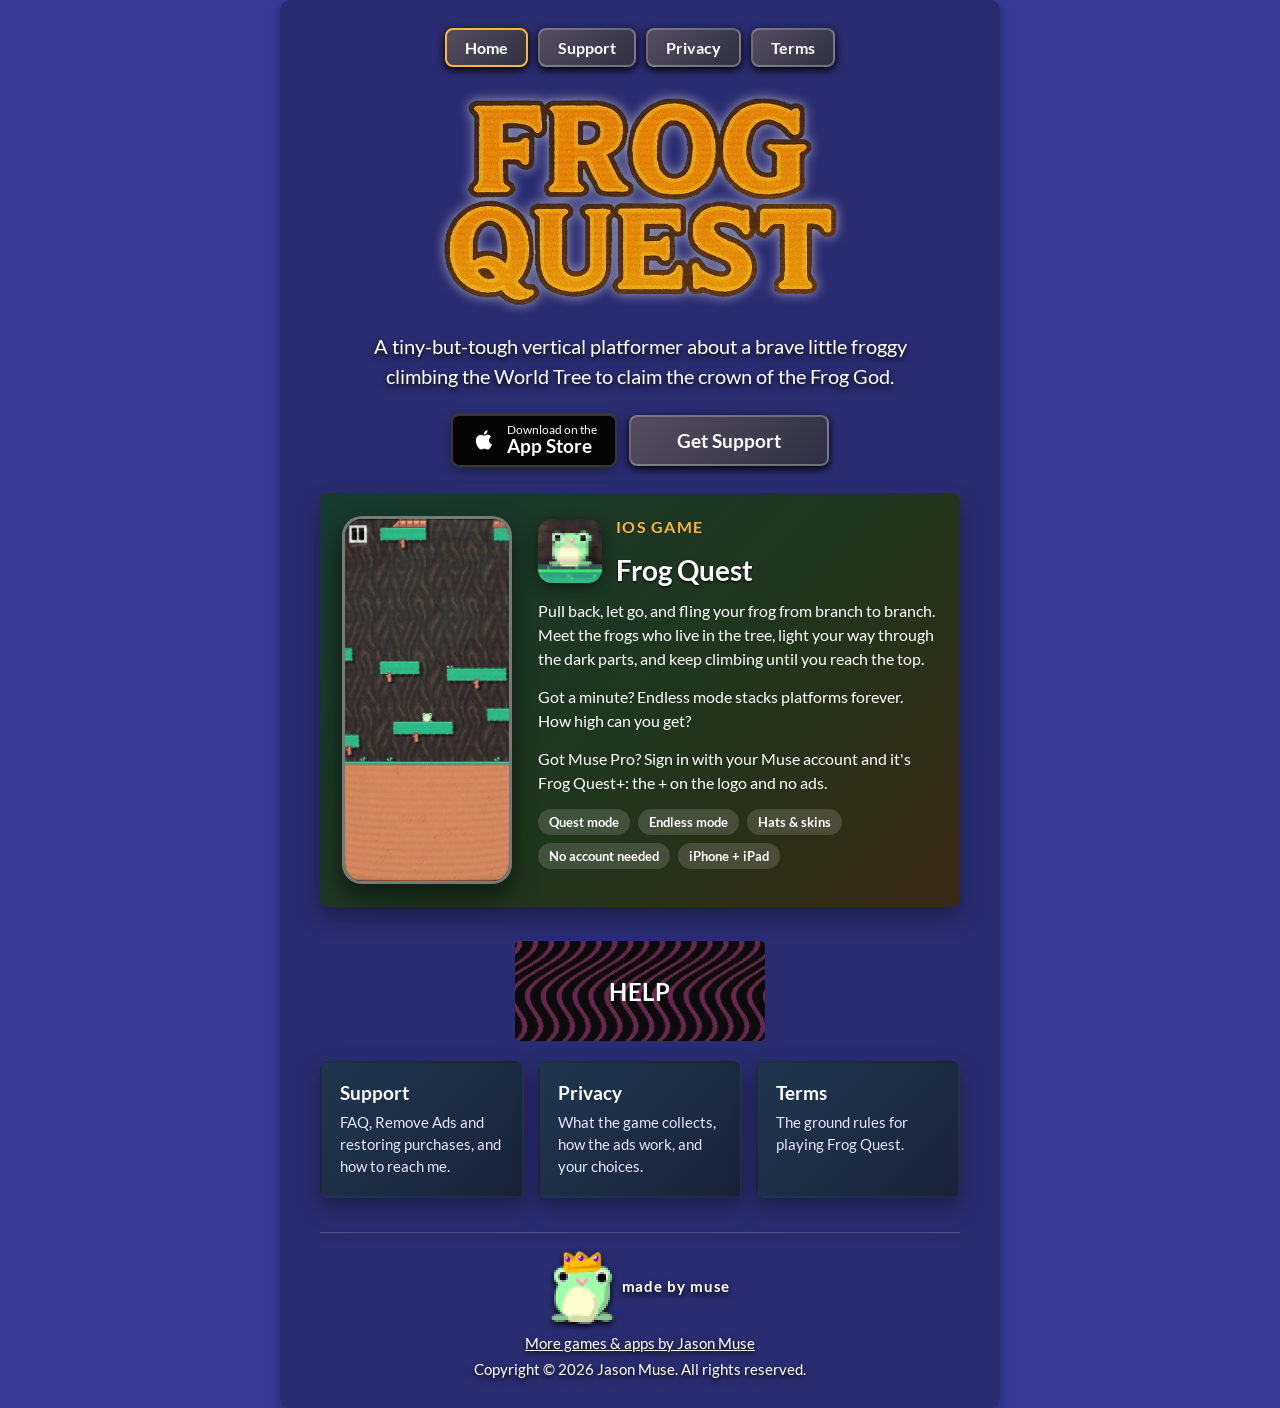
<file: index.html>
<!doctype html>
<html lang="en">
<!-- Hello! You found the secret note in this HTML too. Ribbit :] -->

<head>
	<meta charset="utf-8">
	<meta name="viewport" content="width=device-width, initial-scale=1">
	<title>Frog Quest by Jason Muse</title>
	<meta name="description" content="Frog Quest is a tiny-but-tough vertical platformer for iPhone and iPad by Jason Muse. Support, privacy policy, and terms of use.">
	<meta name="author" content="Jason Muse">
	<meta name="theme-color" content="#373593">
	<link rel="canonical" href="https://jasonmuse.github.io/frog-quest-support/">
	<meta property="og:type" content="website">
	<meta property="og:title" content="Frog Quest by Jason Muse">
	<meta property="og:description" content="Fling a brave little frog up the World Tree to claim the crown of the Frog God.">
	<meta property="og:url" content="https://jasonmuse.github.io/frog-quest-support/">
	<meta property="og:image" content="https://jasonmuse.github.io/frog-quest-support/images/app-frog-quest-icon.jpg">
	<link rel="icon" href="images/froggy.png">
	<link rel="apple-touch-icon" href="images/app-frog-quest-icon.jpg">
	<link rel="preload" href="fonts/lato-v24-latin-regular.woff2" as="font" type="font/woff2" crossorigin>
	<link rel="stylesheet" href="styles.css">

	<script>
		// Same trick as my main site: a new sky color on every load.
		// Refresh the page and see if you get a different color ;]
		const startColor = { r: 55, g: 53, b: 147 }; // Purple #373593
		const endColor = { r: 60, g: 86, b: 171 }; // Blue #3C56AB

		function randomColor(start, end) {
			const factor = Math.random();
			const r = Math.round(start.r + factor * (end.r - start.r));
			const g = Math.round(start.g + factor * (end.g - start.g));
			const b = Math.round(start.b + factor * (end.b - start.b));
			return `rgb(${r}, ${g}, ${b})`;
		}

		document.addEventListener("DOMContentLoaded", () => {
			document.body.style.backgroundColor = randomColor(startColor, endColor);
		});
	</script>
</head>

<body>
	<div id="main-container">
		<main>
			<nav class="top-nav" aria-label="Frog Quest pages">
				<a class="pill" href="index.html" aria-current="page">Home</a>
				<a class="pill" href="support.html">Support</a>
				<a class="pill" href="privacy_policy.html">Privacy</a>
				<a class="pill" href="terms_of_use.html">Terms</a>
			</nav>

			<div class="art">
				<img src="images/frog-quest-title.webp" alt="Frog Quest" width="750" height="375" fetchpriority="high">
			</div>

			<div class="text">
				<span>A tiny-but-tough vertical platformer about a brave little froggy climbing the World Tree to claim
					the crown of the Frog God.</span>
			</div>

			<div class="button-row">
				<a class="app-store-button" href="https://apps.apple.com/us/app/frog-quest/id6761079354" target="_blank"
					rel="noopener noreferrer">
					<svg viewBox="0 0 24 24" aria-hidden="true" focusable="false">
						<path d="M16.6 12.2c0-2.2 1.8-3.2 1.9-3.3-1-1.5-2.6-1.7-3.2-1.7-1.4-.1-2.6.8-3.3.8-.7 0-1.8-.8-3-.8-1.5 0-2.9.9-3.7 2.2-1.6 2.8-.4 6.9 1.1 9.1.8 1.1 1.7 2.3 2.9 2.3 1.2 0 1.6-.7 3-.7s1.8.7 3 .7c1.3 0 2.1-1.1 2.8-2.2.9-1.3 1.2-2.5 1.2-2.6-.1-.1-2.7-1-2.7-3.8zM14.4 5.8c.6-.8 1-1.8.9-2.8-.9 0-2 .6-2.6 1.3-.6.7-1 1.8-.9 2.7 1 .1 2-.5 2.6-1.2z" />
					</svg>
					<span class="app-store-copy"><span>Download on the</span><strong>App Store</strong></span>
				</a>
				<a class="big-pill" href="support.html">Get Support</a>
			</div>

			<section class="showcase" aria-labelledby="about-heading">
				<div class="phone-preview" aria-hidden="true">
					<div class="screenshot-track">
						<img src="images/app-frog-quest-preview.webp" alt="" width="460" height="996" decoding="async">
						<img src="images/app-frog-quest-preview-2.webp" alt="" width="460" height="996" decoding="async">
						<img src="images/app-frog-quest-preview-3.webp" alt="" width="460" height="996" decoding="async">
						<img src="images/app-frog-quest-preview-4.webp" alt="" width="460" height="996" decoding="async">
						<img src="images/app-frog-quest-preview.webp" alt="" width="460" height="996" decoding="async">
					</div>
				</div>
				<div class="showcase-copy">
					<div class="app-header">
						<img class="app-icon" src="images/app-frog-quest-icon.jpg" alt="Frog Quest app icon" width="512"
							height="512" loading="lazy" decoding="async">
						<div>
							<p class="app-label">iOS Game</p>
							<h2 id="about-heading">Frog Quest</h2>
						</div>
					</div>
					<p>Pull back, let go, and fling your frog from branch to branch. Meet the frogs who live in the
						tree, light your way through the dark parts, and keep climbing until you reach the top.</p>
					<p>Got a minute? Endless mode stacks platforms forever. How high can you get?</p>
					<p>Got Muse Pro? Sign in with your Muse account and it's Frog Quest+: the + on the logo and no ads.</p>
					<ul class="tags" aria-label="Highlights">
						<li>Quest mode</li>
						<li>Endless mode</li>
						<li>Hats &amp; skins</li>
						<li>No account needed</li>
						<li>iPhone + iPad</li>
					</ul>
				</div>
			</section>

			<h2 class="section-title">HELP</h2>
			<div class="card-grid">
				<a class="card" href="support.html">
					<h3>Support</h3>
					<p>FAQ, Remove Ads and restoring purchases, and how to reach me.</p>
				</a>
				<a class="card" href="privacy_policy.html">
					<h3>Privacy</h3>
					<p>What the game collects, how the ads work, and your choices.</p>
				</a>
				<a class="card" href="terms_of_use.html">
					<h3>Terms</h3>
					<p>The ground rules for playing Frog Quest.</p>
				</a>
			</div>

			<footer class="site-footer">
				<span class="made-by"><img class="pixel" src="images/froggy-crowned.png" alt="" width="64" height="73">
					made by muse</span><br>
				<a href="https://jasonmuse.github.io/">More games &amp; apps by Jason Muse</a><br>
				<span>Copyright &copy; 2026 Jason Muse. All rights reserved.</span>
			</footer>
		</main>
	</div>
</body>

</html>
</file>
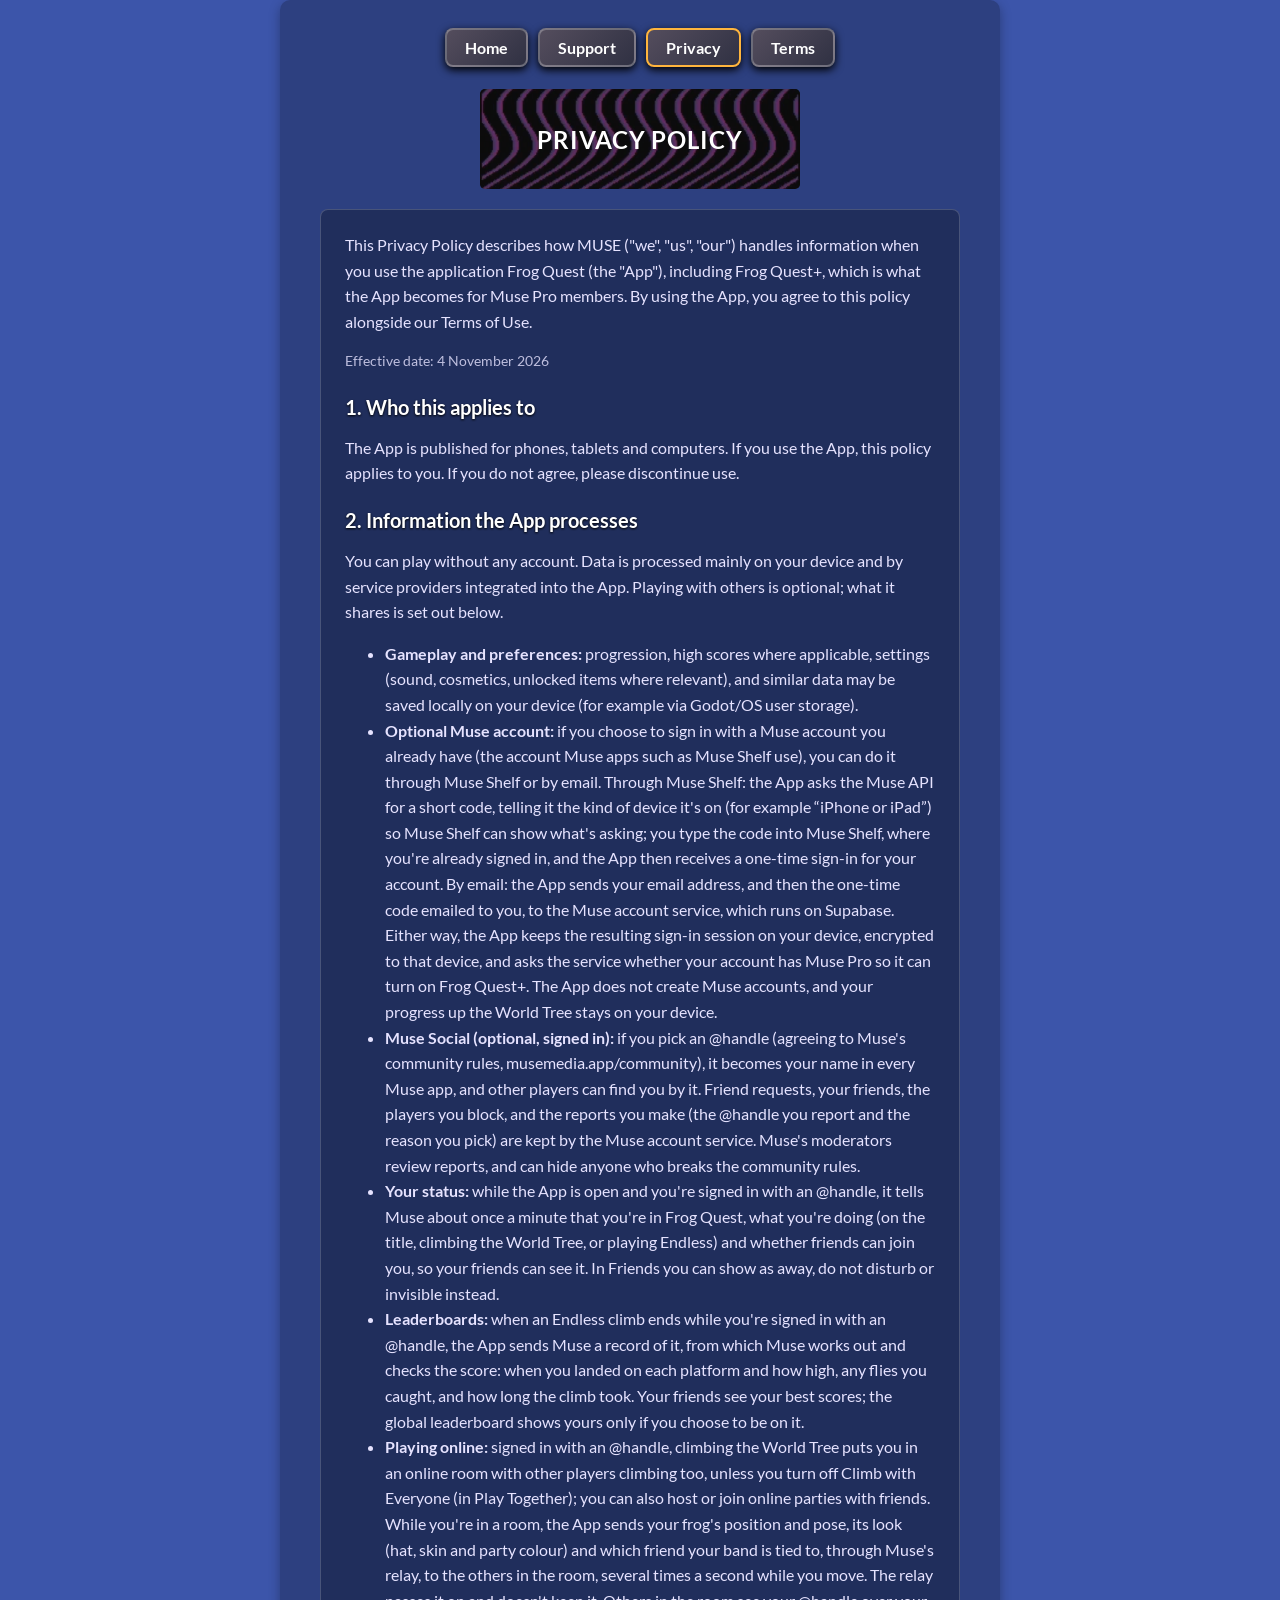
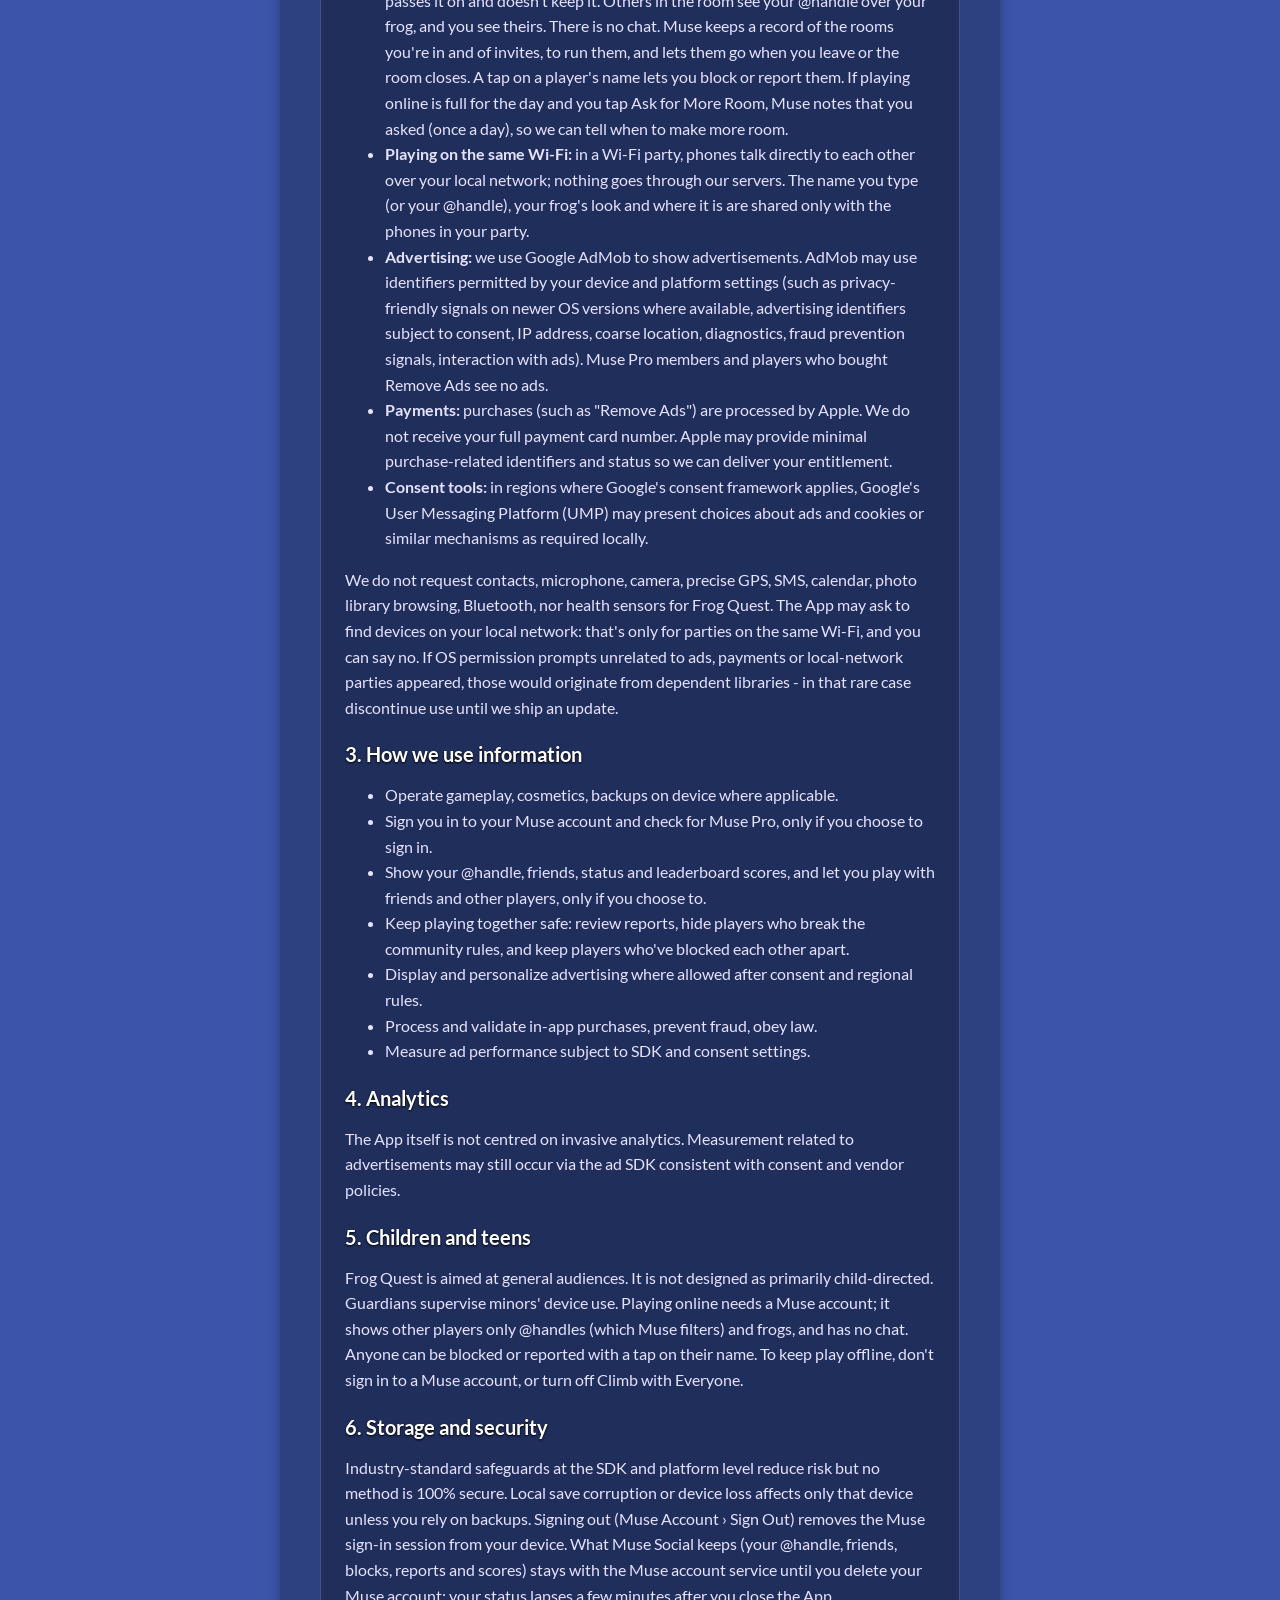
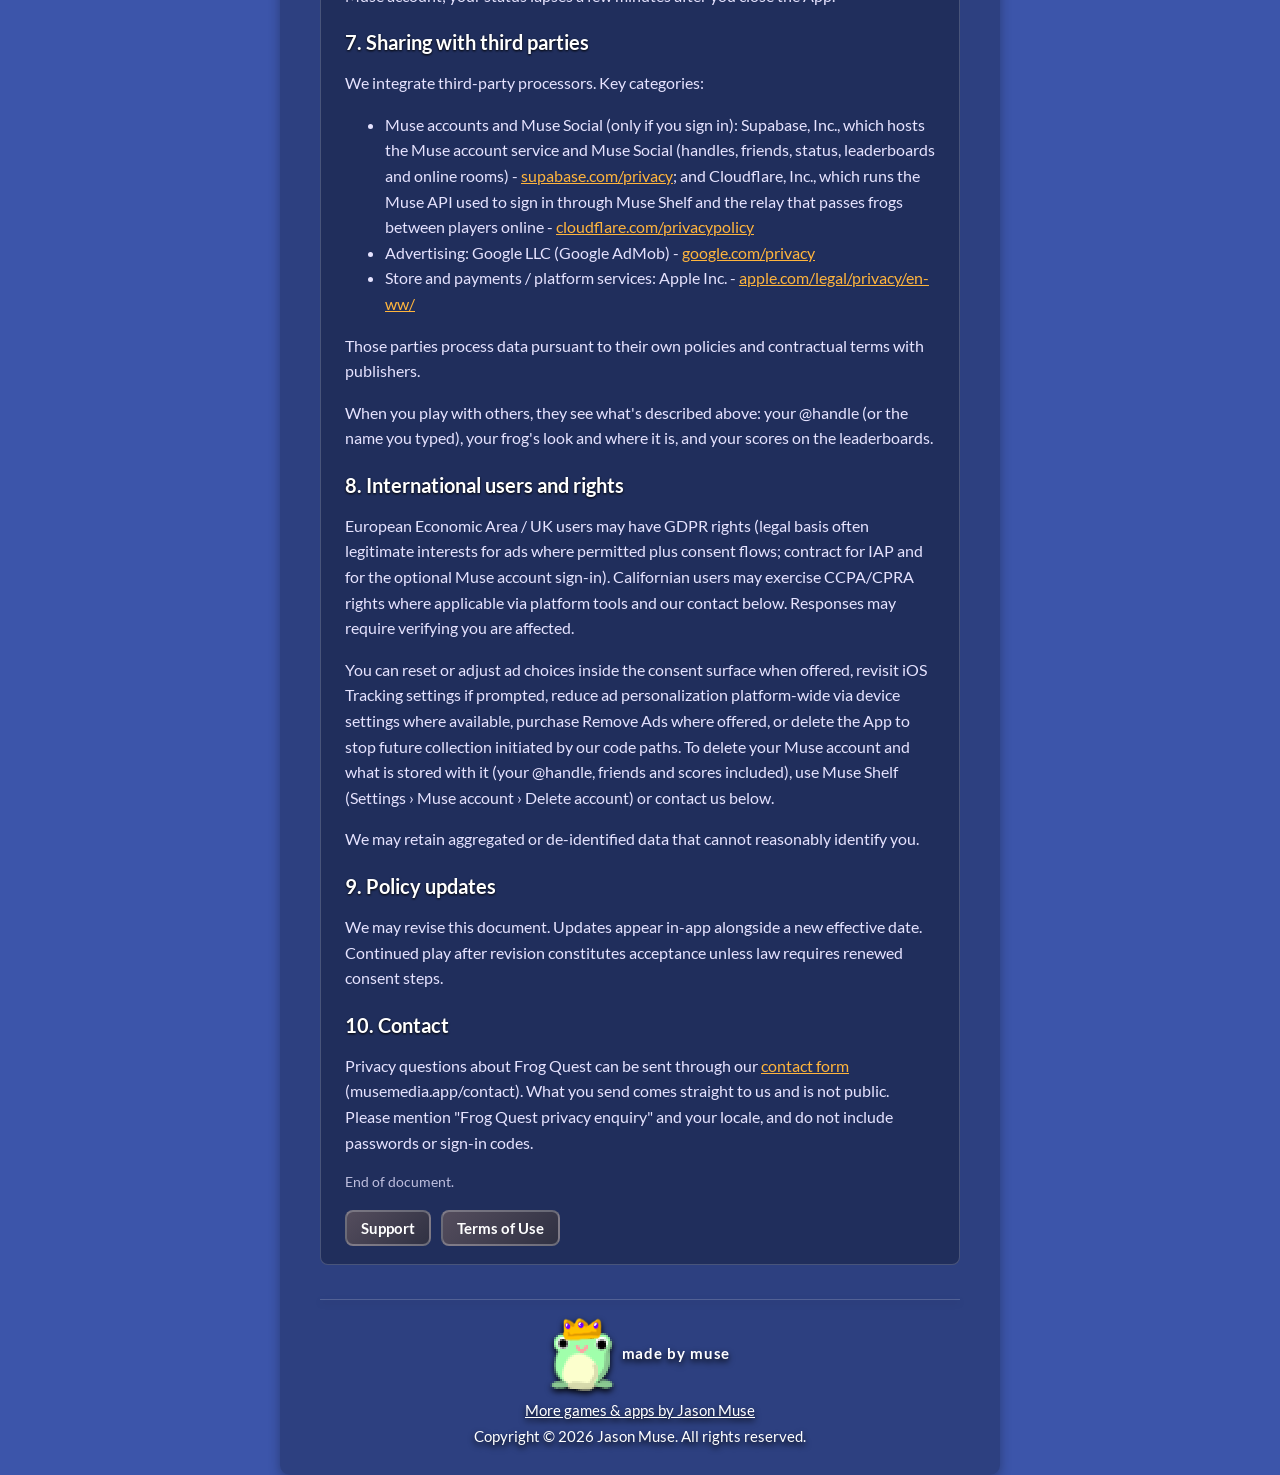
<file: privacy_policy.html>
<!doctype html>
<html lang="en">
<!-- Nothing sneaky in here, just the privacy policy. Pinky promise :] -->

<head>
	<meta charset="utf-8">
	<meta name="viewport" content="width=device-width, initial-scale=1">
	<title>Privacy Policy - Frog Quest</title>
	<meta name="description" content="Privacy Policy for Frog Quest, the iOS game by Jason Muse.">
	<meta name="author" content="Jason Muse">
	<meta name="theme-color" content="#373593">
	<link rel="canonical" href="https://jasonmuse.github.io/frog-quest-support/privacy_policy.html">
	<link rel="icon" href="images/froggy.png">
	<link rel="apple-touch-icon" href="images/app-frog-quest-icon.jpg">
	<link rel="preload" href="fonts/lato-v24-latin-regular.woff2" as="font" type="font/woff2" crossorigin>
	<link rel="stylesheet" href="styles.css">

	<script>
		// A new sky color on every load, like my main site ;]
		const startColor = { r: 55, g: 53, b: 147 }; // Purple #373593
		const endColor = { r: 60, g: 86, b: 171 }; // Blue #3C56AB

		function randomColor(start, end) {
			const factor = Math.random();
			const r = Math.round(start.r + factor * (end.r - start.r));
			const g = Math.round(start.g + factor * (end.g - start.g));
			const b = Math.round(start.b + factor * (end.b - start.b));
			return `rgb(${r}, ${g}, ${b})`;
		}

		document.addEventListener("DOMContentLoaded", () => {
			document.body.style.backgroundColor = randomColor(startColor, endColor);
		});
	</script>
</head>

<body>
	<div id="main-container">
		<main>
			<nav class="top-nav" aria-label="Frog Quest pages">
				<a class="pill" href="index.html">Home</a>
				<a class="pill" href="support.html">Support</a>
				<a class="pill" href="privacy_policy.html" aria-current="page">Privacy</a>
				<a class="pill" href="terms_of_use.html">Terms</a>
			</nav>

			<h1 class="section-title wide">PRIVACY POLICY</h1>

			<section class="document" aria-label="Privacy policy">
				<p>This Privacy Policy describes how MUSE ("we", "us", "our") handles information when you use the application Frog Quest (the "App"), including Frog Quest+, which is what the App becomes for Muse Pro members. By using the App, you agree to this policy alongside our Terms of Use.</p>
				<p class="meta">Effective date: 4 November 2026</p>

        <article class="info-block">
          <h2>1. Who this applies to</h2>
          <p>The App is published for phones, tablets and computers. If you use the App, this policy applies to you. If you do not agree, please discontinue use.</p>
        </article>

        <article class="info-block">
          <h2>2. Information the App processes</h2>
          <p>You can play without any account. Data is processed mainly on your device and by service providers integrated into the App. Playing with others is optional; what it shares is set out below.</p>
          <ul>
            <li><strong>Gameplay and preferences:</strong> progression, high scores where applicable, settings (sound, cosmetics, unlocked items where relevant), and similar data may be saved locally on your device (for example via Godot/OS user storage).</li>
            <li><strong>Optional Muse account:</strong> if you choose to sign in with a Muse account you already have (the account Muse apps such as Muse Shelf use), you can do it through Muse Shelf or by email. Through Muse Shelf: the App asks the Muse API for a short code, telling it the kind of device it's on (for example “iPhone or iPad”) so Muse Shelf can show what's asking; you type the code into Muse Shelf, where you're already signed in, and the App then receives a one-time sign-in for your account. By email: the App sends your email address, and then the one-time code emailed to you, to the Muse account service, which runs on Supabase. Either way, the App keeps the resulting sign-in session on your device, encrypted to that device, and asks the service whether your account has Muse Pro so it can turn on Frog Quest+. The App does not create Muse accounts, and your progress up the World Tree stays on your device.</li>
            <li><strong>Muse Social (optional, signed in):</strong> if you pick an @handle (agreeing to Muse's community rules, musemedia.app/community), it becomes your name in every Muse app, and other players can find you by it. Friend requests, your friends, the players you block, and the reports you make (the @handle you report and the reason you pick) are kept by the Muse account service. Muse's moderators review reports, and can hide anyone who breaks the community rules.</li>
            <li><strong>Your status:</strong> while the App is open and you're signed in with an @handle, it tells Muse about once a minute that you're in Frog Quest, what you're doing (on the title, climbing the World Tree, or playing Endless) and whether friends can join you, so your friends can see it. In Friends you can show as away, do not disturb or invisible instead.</li>
            <li><strong>Leaderboards:</strong> when an Endless climb ends while you're signed in with an @handle, the App sends Muse a record of it, from which Muse works out and checks the score: when you landed on each platform and how high, any flies you caught, and how long the climb took. Your friends see your best scores; the global leaderboard shows yours only if you choose to be on it.</li>
            <li><strong>Playing online:</strong> signed in with an @handle, climbing the World Tree puts you in an online room with other players climbing too, unless you turn off Climb with Everyone (in Play Together); you can also host or join online parties with friends. While you're in a room, the App sends your frog's position and pose, its look (hat, skin and party colour) and which friend your band is tied to, through Muse's relay, to the others in the room, several times a second while you move. The relay passes it on and doesn't keep it. Others in the room see your @handle over your frog, and you see theirs. There is no chat. Muse keeps a record of the rooms you're in and of invites, to run them, and lets them go when you leave or the room closes. A tap on a player's name lets you block or report them. If playing online is full for the day and you tap Ask for More Room, Muse notes that you asked (once a day), so we can tell when to make more room.</li>
            <li><strong>Playing on the same Wi-Fi:</strong> in a Wi-Fi party, phones talk directly to each other over your local network; nothing goes through our servers. The name you type (or your @handle), your frog's look and where it is are shared only with the phones in your party.</li>
            <li><strong>Advertising:</strong> we use Google AdMob to show advertisements. AdMob may use identifiers permitted by your device and platform settings (such as privacy-friendly signals on newer OS versions where available, advertising identifiers subject to consent, IP address, coarse location, diagnostics, fraud prevention signals, interaction with ads). Muse Pro members and players who bought Remove Ads see no ads.</li>
            <li><strong>Payments:</strong> purchases (such as "Remove Ads") are processed by Apple. We do not receive your full payment card number. Apple may provide minimal purchase-related identifiers and status so we can deliver your entitlement.</li>
            <li><strong>Consent tools:</strong> in regions where Google's consent framework applies, Google's User Messaging Platform (UMP) may present choices about ads and cookies or similar mechanisms as required locally.</li>
          </ul>
          <p>We do not request contacts, microphone, camera, precise GPS, SMS, calendar, photo library browsing, Bluetooth, nor health sensors for Frog Quest. The App may ask to find devices on your local network: that's only for parties on the same Wi-Fi, and you can say no. If OS permission prompts unrelated to ads, payments or local-network parties appeared, those would originate from dependent libraries - in that rare case discontinue use until we ship an update.</p>
        </article>

        <article class="info-block">
          <h2>3. How we use information</h2>
          <ul>
            <li>Operate gameplay, cosmetics, backups on device where applicable.</li>
            <li>Sign you in to your Muse account and check for Muse Pro, only if you choose to sign in.</li>
            <li>Show your @handle, friends, status and leaderboard scores, and let you play with friends and other players, only if you choose to.</li>
            <li>Keep playing together safe: review reports, hide players who break the community rules, and keep players who've blocked each other apart.</li>
            <li>Display and personalize advertising where allowed after consent and regional rules.</li>
            <li>Process and validate in-app purchases, prevent fraud, obey law.</li>
            <li>Measure ad performance subject to SDK and consent settings.</li>
          </ul>
        </article>

        <article class="info-block">
          <h2>4. Analytics</h2>
          <p>The App itself is not centred on invasive analytics. Measurement related to advertisements may still occur via the ad SDK consistent with consent and vendor policies.</p>
        </article>

        <article class="info-block">
          <h2>5. Children and teens</h2>
          <p>Frog Quest is aimed at general audiences. It is not designed as primarily child-directed. Guardians supervise minors' device use. Playing online needs a Muse account; it shows other players only @handles (which Muse filters) and frogs, and has no chat. Anyone can be blocked or reported with a tap on their name. To keep play offline, don't sign in to a Muse account, or turn off Climb with Everyone.</p>
        </article>

        <article class="info-block">
          <h2>6. Storage and security</h2>
          <p>Industry-standard safeguards at the SDK and platform level reduce risk but no method is 100% secure. Local save corruption or device loss affects only that device unless you rely on backups. Signing out (Muse Account &rsaquo; Sign Out) removes the Muse sign-in session from your device. What Muse Social keeps (your @handle, friends, blocks, reports and scores) stays with the Muse account service until you delete your Muse account; your status lapses a few minutes after you close the App.</p>
        </article>

        <article class="info-block">
          <h2>7. Sharing with third parties</h2>
          <p>We integrate third-party processors. Key categories:</p>
          <ul>
            <li>Muse accounts and Muse Social (only if you sign in): Supabase, Inc., which hosts the Muse account service and Muse Social (handles, friends, status, leaderboards and online rooms) - <a href="https://supabase.com/privacy">supabase.com/privacy</a>; and Cloudflare, Inc., which runs the Muse API used to sign in through Muse Shelf and the relay that passes frogs between players online - <a href="https://www.cloudflare.com/privacypolicy/">cloudflare.com/privacypolicy</a></li>
            <li>Advertising: Google LLC (Google AdMob) - <a href="https://google.com/privacy">google.com/privacy</a></li>
            <li>Store and payments / platform services: Apple Inc. - <a href="https://apple.com/legal/privacy/en-ww/">apple.com/legal/privacy/en-ww/</a></li>
          </ul>
          <p>Those parties process data pursuant to their own policies and contractual terms with publishers.</p>
          <p>When you play with others, they see what's described above: your @handle (or the name you typed), your frog's look and where it is, and your scores on the leaderboards.</p>
        </article>

        <article class="info-block">
          <h2>8. International users and rights</h2>
          <p>European Economic Area / UK users may have GDPR rights (legal basis often legitimate interests for ads where permitted plus consent flows; contract for IAP and for the optional Muse account sign-in). Californian users may exercise CCPA/CPRA rights where applicable via platform tools and our contact below. Responses may require verifying you are affected.</p>
          <p>You can reset or adjust ad choices inside the consent surface when offered, revisit iOS Tracking settings if prompted, reduce ad personalization platform-wide via device settings where available, purchase Remove Ads where offered, or delete the App to stop future collection initiated by our code paths. To delete your Muse account and what is stored with it (your @handle, friends and scores included), use Muse Shelf (Settings &rsaquo; Muse account &rsaquo; Delete account) or contact us below.</p>
          <p>We may retain aggregated or de-identified data that cannot reasonably identify you.</p>
        </article>

        <article class="info-block">
          <h2>9. Policy updates</h2>
          <p>We may revise this document. Updates appear in-app alongside a new effective date. Continued play after revision constitutes acceptance unless law requires renewed consent steps.</p>
        </article>

        <article class="info-block">
          <h2>10. Contact</h2>
          <p>Privacy questions about Frog Quest can be sent through our <a href="https://musemedia.app/contact?app=frog-quest" target="_blank" rel="noopener noreferrer">contact form</a> (musemedia.app/contact). What you send comes straight to us and is not public. Please mention "Frog Quest privacy enquiry" and your locale, and do not include passwords or sign-in codes.</p>
          <p class="meta">End of document.</p>
          <div class="link-row">
            <a class="button secondary" href="support.html">Support</a>
            <a class="button secondary" href="terms_of_use.html">Terms of Use</a>
          </div>
        </article>
			</section>

			<footer class="site-footer">
				<span class="made-by"><img class="pixel" src="images/froggy-crowned.png" alt="" width="64" height="73">
					made by muse</span><br>
				<a href="https://jasonmuse.github.io/">More games &amp; apps by Jason Muse</a><br>
				<span>Copyright &copy; 2026 Jason Muse. All rights reserved.</span>
			</footer>
		</main>
	</div>
</body>

</html>
</file>
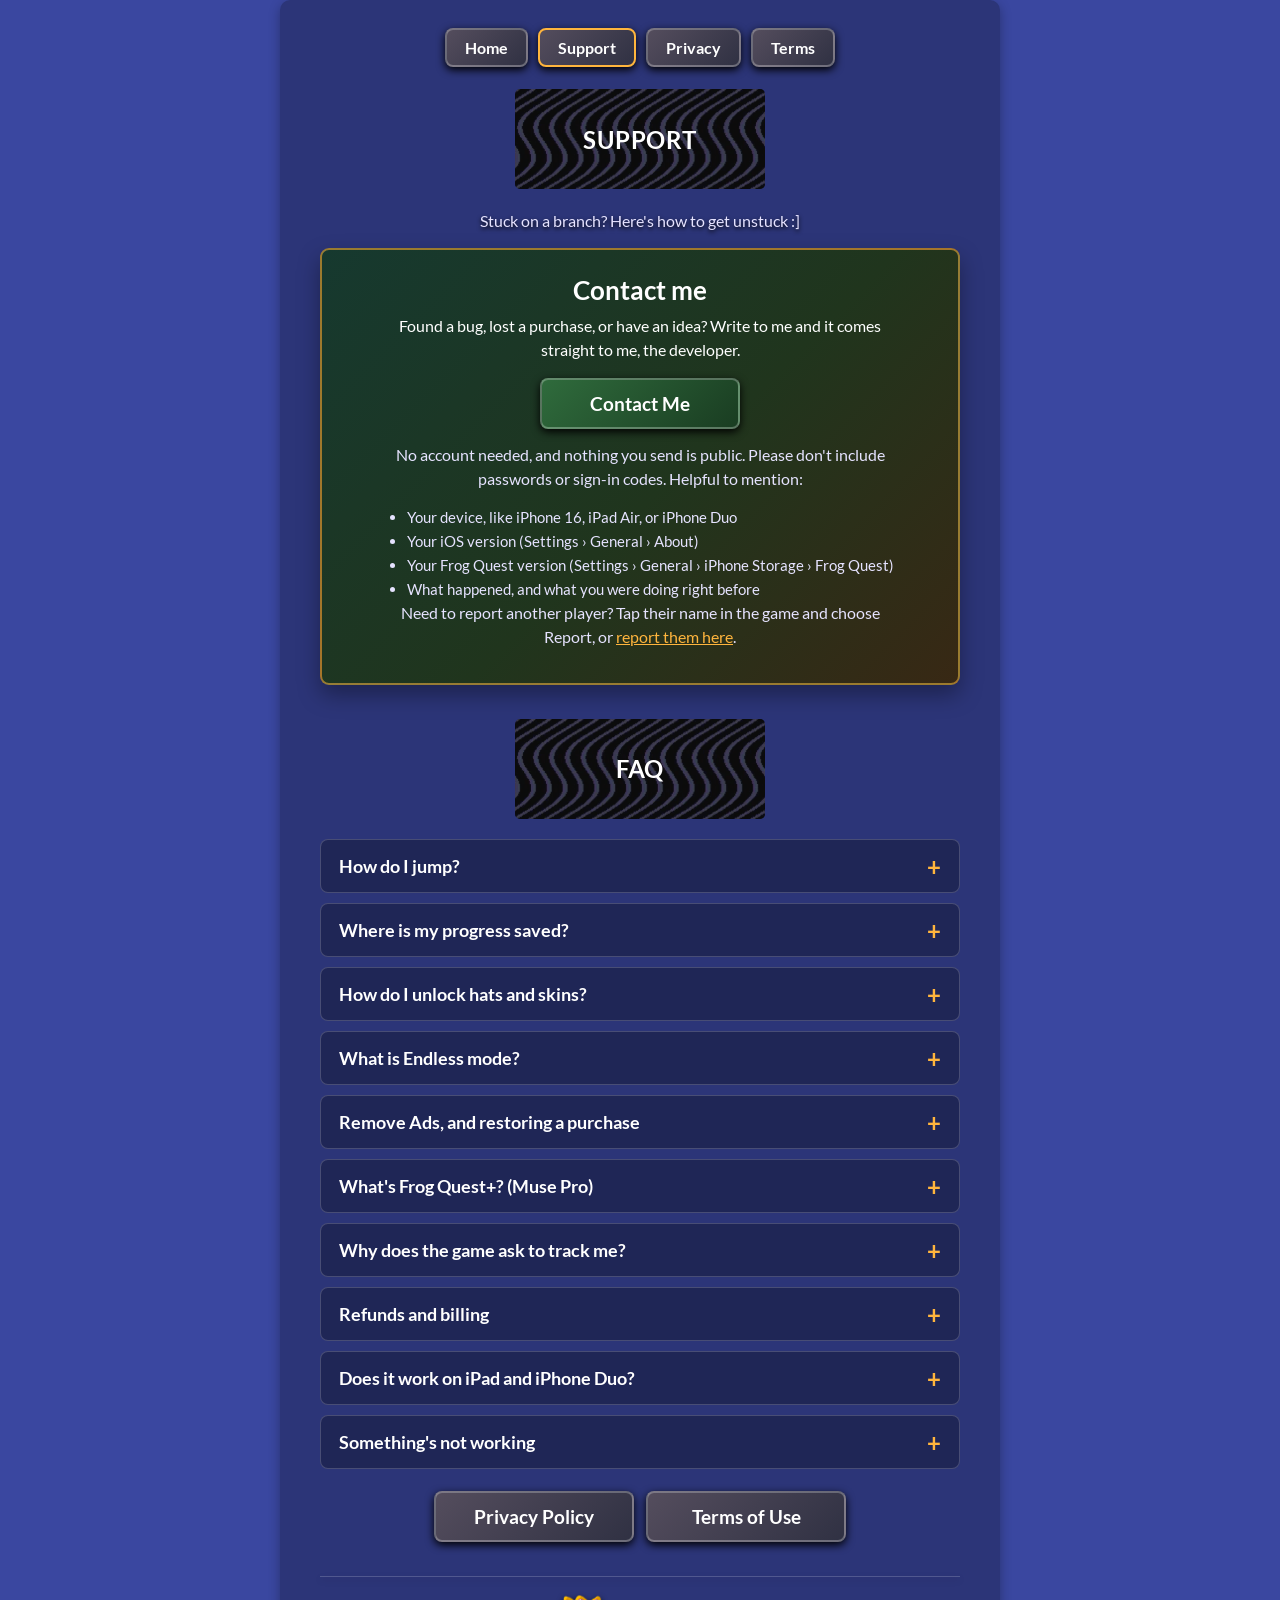
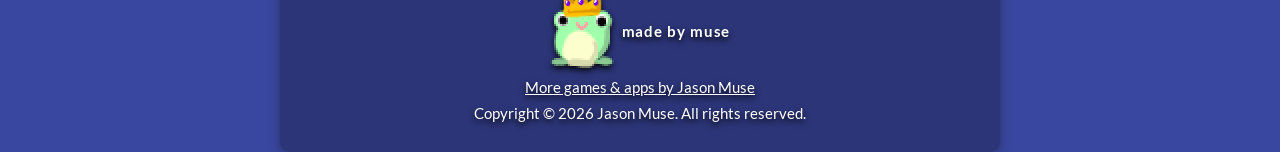
<file: support.html>
<!doctype html>
<html lang="en">
<!-- Psst. If you're reading this, you're exactly the kind of person who finds the wizard. -->

<head>
	<meta charset="utf-8">
	<meta name="viewport" content="width=device-width, initial-scale=1">
	<title>Support | Frog Quest</title>
	<meta name="description" content="Help for Frog Quest: how to contact the developer, Remove Ads and restoring purchases, ads and tracking, saves, unlocks, and troubleshooting.">
	<meta name="author" content="Jason Muse">
	<meta name="theme-color" content="#373593">
	<link rel="canonical" href="https://jasonmuse.github.io/frog-quest-support/support.html">
	<link rel="icon" href="images/froggy.png">
	<link rel="apple-touch-icon" href="images/app-frog-quest-icon.jpg">
	<link rel="preload" href="fonts/lato-v24-latin-regular.woff2" as="font" type="font/woff2" crossorigin>
	<link rel="stylesheet" href="styles.css">

	<script>
		// A new sky color on every load, like my main site ;]
		const startColor = { r: 55, g: 53, b: 147 }; // Purple #373593
		const endColor = { r: 60, g: 86, b: 171 }; // Blue #3C56AB

		function randomColor(start, end) {
			const factor = Math.random();
			const r = Math.round(start.r + factor * (end.r - start.r));
			const g = Math.round(start.g + factor * (end.g - start.g));
			const b = Math.round(start.b + factor * (end.b - start.b));
			return `rgb(${r}, ${g}, ${b})`;
		}

		document.addEventListener("DOMContentLoaded", () => {
			document.body.style.backgroundColor = randomColor(startColor, endColor);
		});
	</script>
</head>

<body>
	<div id="main-container">
		<main>
			<nav class="top-nav" aria-label="Frog Quest pages">
				<a class="pill" href="index.html">Home</a>
				<a class="pill" href="support.html" aria-current="page">Support</a>
				<a class="pill" href="privacy_policy.html">Privacy</a>
				<a class="pill" href="terms_of_use.html">Terms</a>
			</nav>

			<h1 class="section-title">SUPPORT</h1>
			<p class="intro">Stuck on a branch? Here's how to get unstuck :]</p>

			<section class="contact-card" aria-labelledby="contact-heading">
				<h2 id="contact-heading">Contact me</h2>
				<p>Found a bug, lost a purchase, or have an idea? Write to me and it comes straight to me, the
					developer.</p>
				<div class="button-row">
					<a class="big-pill go" href="https://musemedia.app/contact?app=frog-quest"
						target="_blank" rel="noopener noreferrer">Contact Me</a>
				</div>
				<p class="small-text">No account needed, and nothing you send is public. Please don't include passwords
					or sign-in codes. Helpful to mention:</p>
				<ul>
					<li>Your device, like iPhone 16, iPad Air, or iPhone Duo</li>
					<li>Your iOS version (Settings &rsaquo; General &rsaquo; About)</li>
					<li>Your Frog Quest version (Settings &rsaquo; General &rsaquo; iPhone Storage &rsaquo; Frog Quest)</li>
					<li>What happened, and what you were doing right before</li>
				</ul>
				<p class="small-text">Need to report another player? Tap their name in the game and choose Report, or
					<a href="https://musemedia.app/contact?app=frog-quest&amp;topic=report" target="_blank"
						rel="noopener noreferrer">report them here</a>.</p>
			</section>

			<h2 class="section-title">FAQ</h2>
			<section class="faq" aria-label="Frequently asked questions">
				<details>
					<summary>How do I jump?</summary>
					<div class="answer">
						<p>Like a slingshot: put your finger down, pull back the opposite way from where you want to
							go, and let go. The farther you pull, the bigger the jump, and the arc shows where you're
							headed. You can tap pause in the top corner anytime.</p>
					</div>
				</details>

				<details>
					<summary>Where is my progress saved?</summary>
					<div class="answer">
						<p>Right on your device. There's no cloud save, so deleting Frog Quest also deletes your
							progress. (Signing in with a Muse account only turns on Muse Pro perks; it doesn't back up
							your climb.)</p>
						<p>Beating the game clears your quest save so you can climb again from the bottom, and you keep
							everything you've unlocked.</p>
						<p>To start over yourself, open <strong>Settings</strong> (on the title screen or in the pause
							menu) and tap <strong>Reset Climb</strong>, or <strong>Delete All Data</strong> to clear your
							wardrobe and best scores too. Either asks first.</p>
					</div>
				</details>

				<details>
					<summary>How do I unlock hats and skins?</summary>
					<div class="answer">
						<ul>
							<li>Reach the top of the World Tree to earn the crown.</li>
							<li>Hit scores of 25, 50 and 100 in Endless mode for new looks.</li>
							<li>Catch all 14 little flies buzzing in hidden corners of the World Tree for the Golden
								Frog. The wardrobe counts the ones you've caught.</li>
							<li>A couple more are hidden in the World Tree. Keep your eyes open ;]</li>
						</ul>
						<p>To change your look, tap <strong>WARDROBE</strong> on the title screen or in the pause menu.</p>
					</div>
				</details>

				<details>
					<summary>What is Endless mode?</summary>
					<div class="answer">
						<p>Tap <strong>ENDLESS</strong> on the title screen for a climb that never ends. Every new platform you
							land on is +1. From version 1.1, if you fall you can keep going once per run by watching a short
							ad (or for free with Remove Ads).</p>
					</div>
				</details>

				<details>
					<summary>Remove Ads, and restoring a purchase</summary>
					<div class="answer">
						<p>Remove Ads is a one-time purchase that turns off the banner and full-screen ads. Find it in the
							pause menu, or on the Endless game over screen. Apple handles the payment.</p>
						<p>If Remove Ads doesn't apply (for example after reinstalling, or on a new device):</p>
						<ol>
							<li>Make sure you're signed in with the same Apple ID that bought it.</li>
							<li>Open the Remove Ads screen and tap <strong>Restore Purchases</strong>.</li>
							<li>Still nothing? Close the game fully, reopen it, and restore again. Then open a support
								request.</li>
						</ol>
						<p class="meta">Product ID: com.muse.frogquest.removeads</p>
					</div>
				</details>

				<details>
					<summary>What's Frog Quest+? (Muse Pro)</summary>
					<div class="answer">
						<p>Frog Quest works with your Muse account, the same one Muse Shelf and the other Muse apps use.
							If your account has Muse Pro, the game becomes Frog Quest+: the + on the logo, no ads, and
							on a computer, Lil Froggy can come out on your desktop.</p>
						<ol>
							<li>Tap <strong>MUSE ACCOUNT</strong> on the title screen (or <strong>Muse
								Pro? Sign In</strong> on the Remove Ads screen).</li>
							<li>Tap <strong>Sign In with Muse Shelf</strong>. The game shows a short code.</li>
							<li>Tap <strong>Open Muse Shelf</strong>. Muse Shelf (the app, or its website) opens with the
								code filled in, signed in with your Google, Apple or email account. Check it's the code on
								your screen and approve it. The game signs itself in. No password needed.</li>
						</ol>
						<p>Muse Shelf opened without the code? It needs an update. Or go back to the game and tap
							<strong>Open the Website</strong> to approve it on Muse Shelf's website instead.</p>
						<p>Rather use email? Tap <strong>Sign In with Email</strong>, type your account's email, then
							the code Muse emails you. Only type a code into Muse Shelf if it's showing on your own
							screen.</p>
						<p>Signing in is optional and the whole game plays without it. No Muse account yet? You can make
							one in Muse Shelf. To sign out, open MUSE ACCOUNT and tap <strong>Sign Out</strong>.</p>
					</div>
				</details>

				<details>
					<summary>Why does the game ask to track me?</summary>
					<div class="answer">
						<p>Frog Quest shows ads from Google AdMob, which keeps the game free. iOS asks whether the game
							may use your device's advertising identifier. Allowing it makes the ads more relevant. If you
							choose Ask App Not to Track, you'll still see ads, just less personalized ones.</p>
						<p>You can change it anytime in Settings &rsaquo; Privacy &amp; Security &rsaquo; Tracking. More in
							the <a href="privacy_policy.html">Privacy Policy</a>.</p>
					</div>
				</details>

				<details>
					<summary>Refunds and billing</summary>
					<div class="answer">
						<p>Apple handles all App Store payments, so refunds, receipts and billing questions go through
							Apple. You can request a refund at <a href="https://reportaproblem.apple.com/" target="_blank"
								rel="noopener noreferrer">reportaproblem.apple.com</a>.</p>
					</div>
				</details>

				<details>
					<summary>Does it work on iPad and iPhone Duo?</summary>
					<div class="answer">
						<p>Yes, Frog Quest runs on iPhone and iPad. An update is on the way that fills iPhone Duo's inner
							screen edge to edge and lets you play story mode upright, including on the cover screen.</p>
					</div>
				</details>

				<details>
					<summary>Something's not working</summary>
					<div class="answer">
						<ol>
							<li>Update to the latest version from the App Store.</li>
							<li>Close the game fully and open it again.</li>
							<li>Ads and purchases need an internet connection; the game itself plays fine offline.</li>
						</ol>
						<p>Still broken? <a href="https://musemedia.app/contact?app=frog-quest&amp;topic=problem"
								target="_blank" rel="noopener noreferrer">Report the bug</a> and tell me what
							happened.</p>
					</div>
				</details>
			</section>

			<div class="button-row">
				<a class="big-pill" href="privacy_policy.html">Privacy Policy</a>
				<a class="big-pill" href="terms_of_use.html">Terms of Use</a>
			</div>

			<footer class="site-footer">
				<span class="made-by"><img class="pixel" src="images/froggy-crowned.png" alt="" width="64" height="73">
					made by muse</span><br>
				<a href="https://jasonmuse.github.io/">More games &amp; apps by Jason Muse</a><br>
				<span>Copyright &copy; 2026 Jason Muse. All rights reserved.</span>
			</footer>
		</main>
	</div>
</body>

</html>
</file>
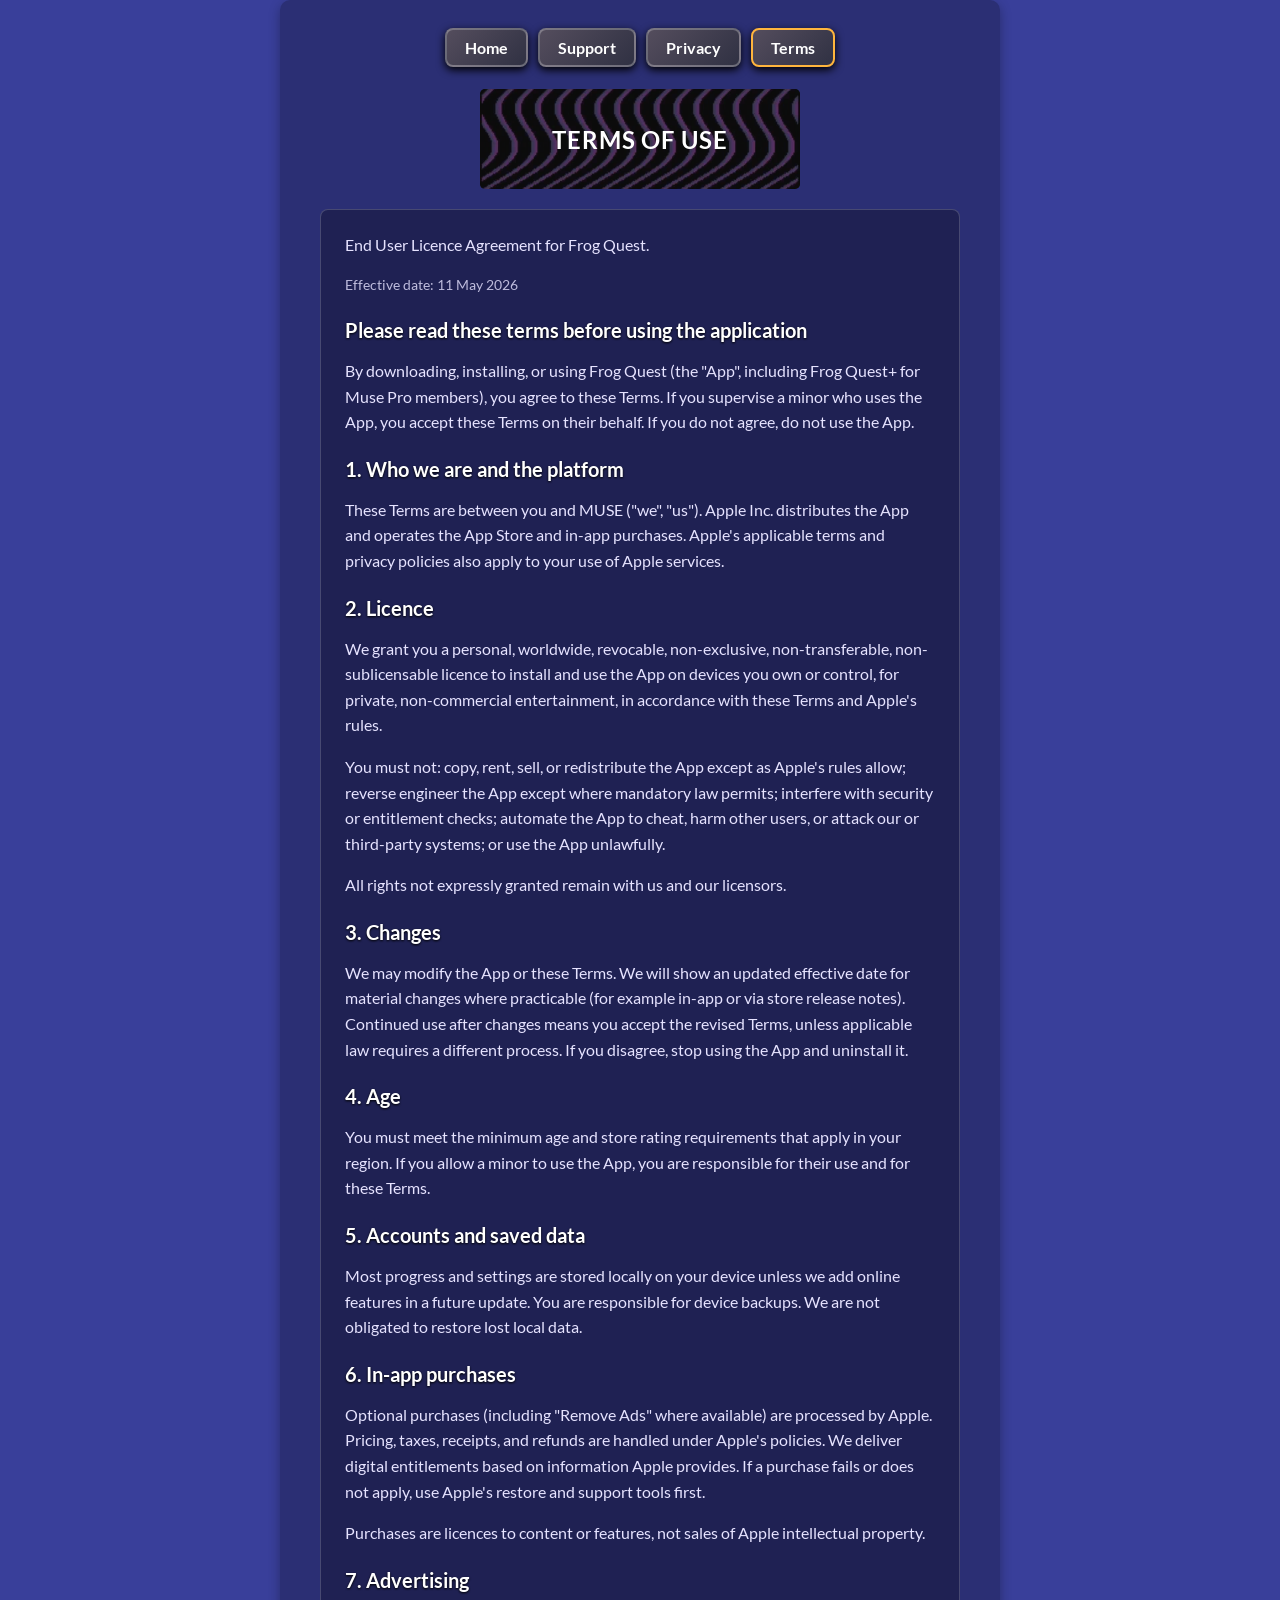
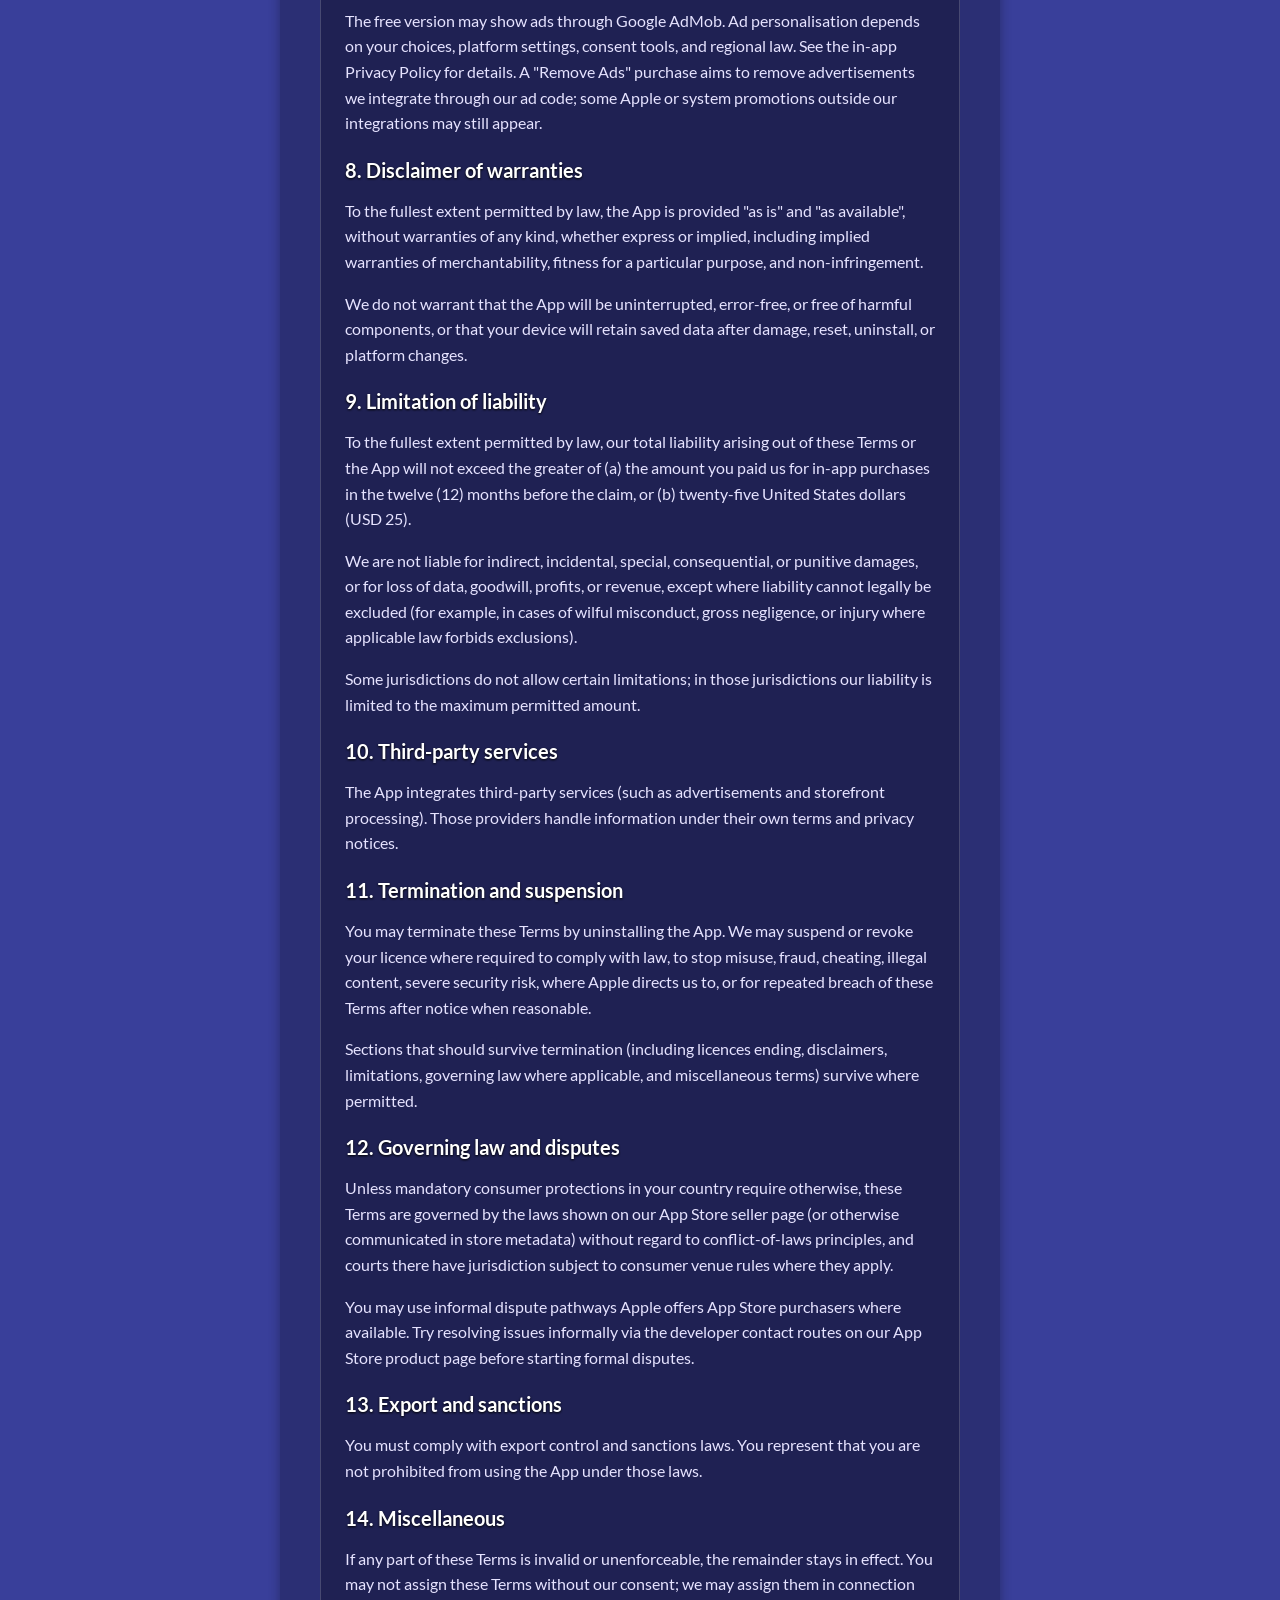
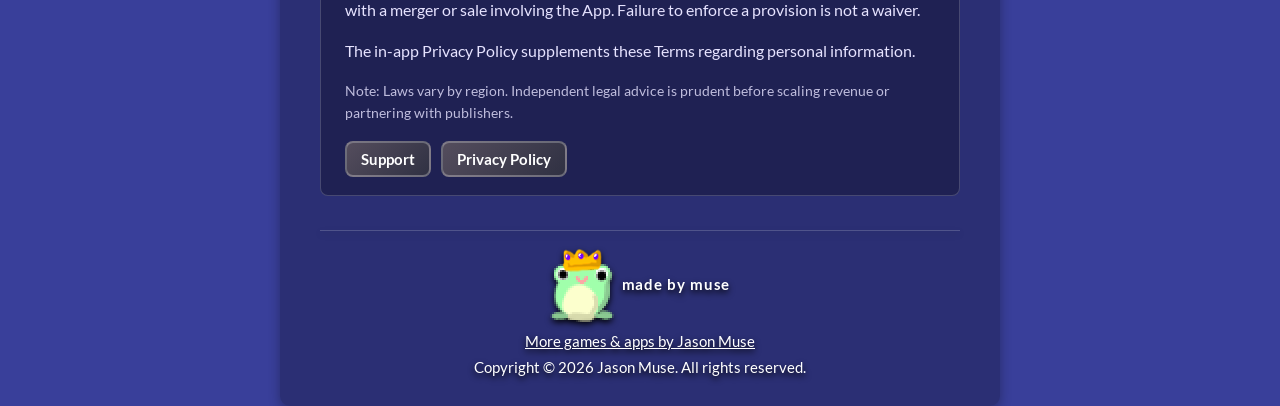
<file: terms_of_use.html>
<!doctype html>
<html lang="en">
<!-- You read the HTML of the terms page. Respect. -->

<head>
	<meta charset="utf-8">
	<meta name="viewport" content="width=device-width, initial-scale=1">
	<title>Terms of Use - Frog Quest</title>
	<meta name="description" content="Terms of Use for Frog Quest, the iOS game by Jason Muse.">
	<meta name="author" content="Jason Muse">
	<meta name="theme-color" content="#373593">
	<link rel="canonical" href="https://jasonmuse.github.io/frog-quest-support/terms_of_use.html">
	<link rel="icon" href="images/froggy.png">
	<link rel="apple-touch-icon" href="images/app-frog-quest-icon.jpg">
	<link rel="preload" href="fonts/lato-v24-latin-regular.woff2" as="font" type="font/woff2" crossorigin>
	<link rel="stylesheet" href="styles.css">

	<script>
		// A new sky color on every load, like my main site ;]
		const startColor = { r: 55, g: 53, b: 147 }; // Purple #373593
		const endColor = { r: 60, g: 86, b: 171 }; // Blue #3C56AB

		function randomColor(start, end) {
			const factor = Math.random();
			const r = Math.round(start.r + factor * (end.r - start.r));
			const g = Math.round(start.g + factor * (end.g - start.g));
			const b = Math.round(start.b + factor * (end.b - start.b));
			return `rgb(${r}, ${g}, ${b})`;
		}

		document.addEventListener("DOMContentLoaded", () => {
			document.body.style.backgroundColor = randomColor(startColor, endColor);
		});
	</script>
</head>

<body>
	<div id="main-container">
		<main>
			<nav class="top-nav" aria-label="Frog Quest pages">
				<a class="pill" href="index.html">Home</a>
				<a class="pill" href="support.html">Support</a>
				<a class="pill" href="privacy_policy.html">Privacy</a>
				<a class="pill" href="terms_of_use.html" aria-current="page">Terms</a>
			</nav>

			<h1 class="section-title wide">TERMS OF USE</h1>

			<section class="document" aria-label="Terms of use">
				<p>End User Licence Agreement for Frog Quest.</p>
				<p class="meta">Effective date: 11 May 2026</p>

        <article class="info-block">
          <h2>Please read these terms before using the application</h2>
          <p>By downloading, installing, or using Frog Quest (the "App", including Frog Quest+ for Muse Pro members), you agree to these Terms. If you supervise a minor who uses the App, you accept these Terms on their behalf. If you do not agree, do not use the App.</p>
        </article>

        <article class="info-block">
          <h2>1. Who we are and the platform</h2>
          <p>These Terms are between you and MUSE ("we", "us"). Apple Inc. distributes the App and operates the App Store and in-app purchases. Apple's applicable terms and privacy policies also apply to your use of Apple services.</p>
        </article>

        <article class="info-block">
          <h2>2. Licence</h2>
          <p>We grant you a personal, worldwide, revocable, non-exclusive, non-transferable, non-sublicensable licence to install and use the App on devices you own or control, for private, non-commercial entertainment, in accordance with these Terms and Apple's rules.</p>
          <p>You must not: copy, rent, sell, or redistribute the App except as Apple's rules allow; reverse engineer the App except where mandatory law permits; interfere with security or entitlement checks; automate the App to cheat, harm other users, or attack our or third-party systems; or use the App unlawfully.</p>
          <p>All rights not expressly granted remain with us and our licensors.</p>
        </article>

        <article class="info-block">
          <h2>3. Changes</h2>
          <p>We may modify the App or these Terms. We will show an updated effective date for material changes where practicable (for example in-app or via store release notes). Continued use after changes means you accept the revised Terms, unless applicable law requires a different process. If you disagree, stop using the App and uninstall it.</p>
        </article>

        <article class="info-block">
          <h2>4. Age</h2>
          <p>You must meet the minimum age and store rating requirements that apply in your region. If you allow a minor to use the App, you are responsible for their use and for these Terms.</p>
        </article>

        <article class="info-block">
          <h2>5. Accounts and saved data</h2>
          <p>Most progress and settings are stored locally on your device unless we add online features in a future update. You are responsible for device backups. We are not obligated to restore lost local data.</p>
        </article>

        <article class="info-block">
          <h2>6. In-app purchases</h2>
          <p>Optional purchases (including "Remove Ads" where available) are processed by Apple. Pricing, taxes, receipts, and refunds are handled under Apple's policies. We deliver digital entitlements based on information Apple provides. If a purchase fails or does not apply, use Apple's restore and support tools first.</p>
          <p>Purchases are licences to content or features, not sales of Apple intellectual property.</p>
        </article>

        <article class="info-block">
          <h2>7. Advertising</h2>
          <p>The free version may show ads through Google AdMob. Ad personalisation depends on your choices, platform settings, consent tools, and regional law. See the in-app Privacy Policy for details. A "Remove Ads" purchase aims to remove advertisements we integrate through our ad code; some Apple or system promotions outside our integrations may still appear.</p>
        </article>

        <article class="info-block">
          <h2>8. Disclaimer of warranties</h2>
          <p>To the fullest extent permitted by law, the App is provided "as is" and "as available", without warranties of any kind, whether express or implied, including implied warranties of merchantability, fitness for a particular purpose, and non-infringement.</p>
          <p>We do not warrant that the App will be uninterrupted, error-free, or free of harmful components, or that your device will retain saved data after damage, reset, uninstall, or platform changes.</p>
        </article>

        <article class="info-block">
          <h2>9. Limitation of liability</h2>
          <p>To the fullest extent permitted by law, our total liability arising out of these Terms or the App will not exceed the greater of (a) the amount you paid us for in-app purchases in the twelve (12) months before the claim, or (b) twenty-five United States dollars (USD 25).</p>
          <p>We are not liable for indirect, incidental, special, consequential, or punitive damages, or for loss of data, goodwill, profits, or revenue, except where liability cannot legally be excluded (for example, in cases of wilful misconduct, gross negligence, or injury where applicable law forbids exclusions).</p>
          <p>Some jurisdictions do not allow certain limitations; in those jurisdictions our liability is limited to the maximum permitted amount.</p>
        </article>

        <article class="info-block">
          <h2>10. Third-party services</h2>
          <p>The App integrates third-party services (such as advertisements and storefront processing). Those providers handle information under their own terms and privacy notices.</p>
        </article>

        <article class="info-block">
          <h2>11. Termination and suspension</h2>
          <p>You may terminate these Terms by uninstalling the App. We may suspend or revoke your licence where required to comply with law, to stop misuse, fraud, cheating, illegal content, severe security risk, where Apple directs us to, or for repeated breach of these Terms after notice when reasonable.</p>
          <p>Sections that should survive termination (including licences ending, disclaimers, limitations, governing law where applicable, and miscellaneous terms) survive where permitted.</p>
        </article>

        <article class="info-block">
          <h2>12. Governing law and disputes</h2>
          <p>Unless mandatory consumer protections in your country require otherwise, these Terms are governed by the laws shown on our App Store seller page (or otherwise communicated in store metadata) without regard to conflict-of-laws principles, and courts there have jurisdiction subject to consumer venue rules where they apply.</p>
          <p>You may use informal dispute pathways Apple offers App Store purchasers where available. Try resolving issues informally via the developer contact routes on our App Store product page before starting formal disputes.</p>
        </article>

        <article class="info-block">
          <h2>13. Export and sanctions</h2>
          <p>You must comply with export control and sanctions laws. You represent that you are not prohibited from using the App under those laws.</p>
        </article>

        <article class="info-block">
          <h2>14. Miscellaneous</h2>
          <p>If any part of these Terms is invalid or unenforceable, the remainder stays in effect. You may not assign these Terms without our consent; we may assign them in connection with a merger or sale involving the App. Failure to enforce a provision is not a waiver.</p>
          <p>The in-app Privacy Policy supplements these Terms regarding personal information.</p>
          <p class="meta">Note: Laws vary by region. Independent legal advice is prudent before scaling revenue or partnering with publishers.</p>
          <div class="link-row">
            <a class="button secondary" href="support.html">Support</a>
            <a class="button secondary" href="privacy_policy.html">Privacy Policy</a>
          </div>
        </article>
			</section>

			<footer class="site-footer">
				<span class="made-by"><img class="pixel" src="images/froggy-crowned.png" alt="" width="64" height="73">
					made by muse</span><br>
				<a href="https://jasonmuse.github.io/">More games &amp; apps by Jason Muse</a><br>
				<span>Copyright &copy; 2026 Jason Muse. All rights reserved.</span>
			</footer>
		</main>
	</div>
</body>

</html>
</file>
<file: styles.css>
/* Frog Quest+ support site, same look as jasonmuse.github.io (Lato, the purple/blue sky, the squiggle titles) */

@font-face {
	font-display: swap;
	font-family: 'Lato';
	font-style: normal;
	font-weight: 400;
	src: url('fonts/lato-v24-latin-regular.woff2') format('woff2');
}

@font-face {
	font-display: swap;
	font-family: 'Lato';
	font-style: italic;
	font-weight: 400;
	src: url('fonts/lato-v24-latin-italic.woff2') format('woff2');
}

@font-face {
	font-display: swap;
	font-family: 'Lato';
	font-style: normal;
	font-weight: 700;
	src: url('fonts/lato-v24-latin-700.woff2') format('woff2');
}

:root {
	--sky: #373593;            /* each page's script picks a shade between this and #3C56AB on every load */
	--panel: rgba(0, 0, 0, 0.25);
	--ink: #ffffff;
	--soft-ink: #e6e3ff;
	--quest-orange: #ffb53d;   /* the FROG QUEST logo */
	--frog-card: linear-gradient(135deg, #16392f 0%, #20351d 54%, #382814 100%);
	--line: rgba(255, 255, 255, 0.18);
}

* {
	box-sizing: border-box;
}

body {
	margin: 0;
	padding: 0;
	font-family: 'Lato', sans-serif;
	color: var(--ink);
	background-color: var(--sky);
}

img {
	max-width: 100%;
	height: auto;
}

a {
	color: var(--quest-orange);
}

a:focus-visible,
summary:focus-visible {
	outline: 3px solid var(--quest-orange);
	outline-offset: 3px;
}

.pixel {
	image-rendering: pixelated;
}

/* ── Page frame ─────────────────────────────────────────── */

#main-container {
	width: 100%;
	display: flex;
	justify-content: center;
}

main {
	width: 100%;
	max-width: 720px;
	background-color: var(--panel);
	border-radius: 10px;
	box-shadow: 0px 4px 12px rgba(0, 0, 0, 0.3);
	padding: 28px 40px 0px 40px;
}

.text {
	width: 95%;
	margin: 2% auto 0;
	font-size: 20px;
	line-height: 1.5;
	text-align: center;
	filter: drop-shadow(0px 3px 3px #000000);
}

.small-text {
	font-size: 15px;
	line-height: 1.45;
	color: var(--soft-ink);
}

/* ── Nav pills (the portfolio's resume buttons, smaller) ── */

.top-nav {
	display: flex;
	flex-wrap: wrap;
	justify-content: center;
	gap: 10px;
	margin: 0 auto 8px;
}

.pill,
.big-pill {
	display: inline-block;
	padding: 8px 18px;
	font-size: 16px;
	font-weight: 700;
	color: #ffffff;
	text-align: center;
	text-decoration: none;
	background: linear-gradient(135deg, #544d5d, #303143);
	border: 2px solid #ffffff44;
	border-radius: 8px;
	filter: drop-shadow(0px 3px 4px #000000);
	transition: transform 0.25s ease, background 0.3s ease, border 0.3s ease;
}

.pill:hover,
.big-pill:hover {
	transform: scale(1.03);
	background: linear-gradient(135deg, #4e4e4e, #2a2a2a);
	border-color: #ffffffaa;
}

.pill[aria-current="page"] {
	border-color: var(--quest-orange);
}

.big-pill {
	padding: 12px 25px;
	font-size: 19px;
	min-width: 200px;
}

.big-pill.go {
	background: linear-gradient(135deg, #2f6b3c, #1a3d22);
}

.big-pill.go:hover {
	background: linear-gradient(135deg, #2a5c34, #14301b);
}

.button-row {
	display: flex;
	flex-wrap: wrap;
	justify-content: center;
	align-items: center;
	gap: 12px;
	margin: 22px auto;
}

/* ── Title art ──────────────────────────────────────────── */

.art {
	text-align: center;
	margin: 18px auto 6px;
}

.art img {
	width: 78%;
	max-width: 460px;
	filter: drop-shadow(0px 0px 6px rgba(255, 255, 255, 0.55));
	animation: tilt 7s infinite alternate ease-in-out;
	transform-origin: 50% 50%;
}

@keyframes tilt {
	from { transform: rotate(-2deg); }
	to   { transform: rotate(2deg); }
}

/* ── Squiggle section titles (straight from the portfolio) ── */

.section-title {
	position: relative;
	width: 250px;
	height: 100px;
	margin: 34px auto 20px;
	display: flex;
	align-items: center;
	justify-content: center;
	text-align: center;
	font-size: 24px;
	font-weight: 700;
	letter-spacing: 0.04em;
	color: #ffffff;
	border-radius: 5px;
	overflow: hidden;
	background-color: #171717;
	transform: translateZ(0);
	isolation: isolate;
}

.section-title::before {
	content: "";
	position: absolute;
	inset: -2px;
	background-image: url("images/earthboundbattlesquiggle-soft.webp");
	background-size: cover;
	background-position: center;
	opacity: 0.5;
	transform: scale(1.03);
	z-index: -1;
}

.section-title.wide {
	width: 320px;
}

h1.section-title {
	margin-top: 22px;
}

/* ── App Store button + phone reel ─────────────────────── */

.app-store-button {
	display: inline-flex;
	align-items: center;
	gap: 10px;
	padding: 9px 18px;
	color: #ffffff;
	text-decoration: none;
	background: #050505;
	border: 2px solid #ffffff33;
	border-radius: 8px;
	box-shadow: inset 0px 1px 0px rgba(255, 255, 255, 0.18), 0px 5px 12px rgba(0, 0, 0, 0.3);
	transition: transform 0.25s ease, border 0.3s ease;
}

.app-store-button:hover {
	transform: scale(1.03);
	border-color: #ffffffaa;
}

.app-store-button svg {
	width: 26px;
	height: 26px;
	fill: currentColor;
}

.app-store-copy {
	display: flex;
	flex-direction: column;
	line-height: 1.05;
	text-align: left;
	font-size: 12px;
}

.app-store-copy strong {
	font-size: 19px;
}

.showcase {
	display: grid;
	grid-template-columns: auto 1fr;
	gap: 26px;
	align-items: center;
	margin: 26px auto 8px;
	padding: 22px;
	background: var(--frog-card);
	border-radius: 8px;
	box-shadow: 0px 10px 22px rgba(0, 0, 0, 0.32);
}

.phone-preview {
	width: 170px;
	aspect-ratio: 460 / 996;
	overflow: hidden;
	border: 3px solid rgba(255, 255, 255, 0.42);
	border-radius: 20px;
	background: rgba(0, 0, 0, 0.45);
	box-shadow: 0px 12px 24px rgba(0, 0, 0, 0.5);
}

.screenshot-track {
	display: flex;
	width: 500%;
	height: 100%;
	animation: screenshot-reel 30s infinite;
}

.screenshot-track img {
	display: block;
	flex: 0 0 20%;
	width: 20%;
	height: 100%;
	object-fit: cover;
}

@keyframes screenshot-reel {
	0%, 16%   { transform: translateX(0); }
	20%, 36%  { transform: translateX(-20%); }
	40%, 56%  { transform: translateX(-40%); }
	60%, 76%  { transform: translateX(-60%); }
	80%, 100% { transform: translateX(-80%); }
}

.showcase-copy {
	text-align: left;
}

.app-header {
	display: flex;
	align-items: center;
	gap: 14px;
	margin-bottom: 12px;
}

.app-icon {
	width: 64px;
	height: 64px;
	border-radius: 14px;
	box-shadow: 0px 5px 14px rgba(0, 0, 0, 0.4);
}

.app-label {
	margin: 0;
	font-size: 13px;
	font-weight: 700;
	letter-spacing: 0.08em;
	text-transform: uppercase;
	color: var(--quest-orange);
}

.app-header h2 {
	margin: 2px 0 0;
	font-size: 28px;
	filter: drop-shadow(0px 1px 1px #000000);
}

.showcase-copy p {
	margin: 0 0 14px;
	font-size: 16px;
	line-height: 1.5;
}

.tags {
	display: flex;
	flex-wrap: wrap;
	gap: 8px;
	margin: 0 0 16px;
	padding: 0;
	list-style: none;
}

.tags li {
	padding: 5px 11px;
	font-size: 13px;
	font-weight: 700;
	background: rgba(255, 255, 255, 0.14);
	border-radius: 999px;
}

/* ── Cards ──────────────────────────────────────────────── */

.card-grid {
	display: grid;
	grid-template-columns: repeat(3, 1fr);
	gap: 14px;
	margin: 0 auto 10px;
}

.card {
	display: flex;
	flex-direction: column;
	gap: 8px;
	padding: 18px;
	color: #ffffff;
	text-decoration: none;
	background: linear-gradient(135deg, #20364e 0%, #192238 100%);
	border: 2px solid transparent;
	border-radius: 9px;
	box-shadow: 0 10px 22px rgba(0, 0, 0, 0.34);
	transition: transform 0.25s ease, border 0.3s ease;
}

a.card:hover {
	transform: translateY(-3px);
	border-color: #ffffff55;
}

.card h3 {
	margin: 0;
	font-size: 19px;
}

.card p {
	margin: 0;
	font-size: 15px;
	line-height: 1.45;
	color: var(--soft-ink);
}

.contact-card {
	margin: 0 auto 10px;
	padding: 24px;
	text-align: center;
	background: var(--frog-card);
	border: 2px solid rgba(255, 181, 61, 0.55);
	border-radius: 9px;
	box-shadow: 0 10px 22px rgba(0, 0, 0, 0.34);
}

.contact-card h2 {
	margin: 0 0 8px;
	font-size: 26px;
}

.contact-card p {
	margin: 0 auto 10px;
	max-width: 520px;
	font-size: 16px;
	line-height: 1.5;
}

.contact-card .button-row {
	margin: 16px auto 14px;
}

.contact-card ul {
	display: inline-block;
	margin: 4px auto 0;
	padding-left: 20px;
	text-align: left;
	font-size: 15px;
	line-height: 1.6;
	color: var(--soft-ink);
}

/* ── FAQ ────────────────────────────────────────────────── */

.faq details {
	margin: 0 auto 10px;
	background: rgba(0, 0, 0, 0.28);
	border: 1px solid var(--line);
	border-radius: 8px;
	overflow: hidden;
}

.faq summary {
	position: relative;
	padding: 15px 46px 15px 18px;
	font-size: 18px;
	font-weight: 700;
	cursor: pointer;
	list-style: none;
}

.faq summary::-webkit-details-marker {
	display: none;
}

.faq summary::after {
	content: "+";
	position: absolute;
	right: 18px;
	top: 50%;
	transform: translateY(-50%);
	font-size: 24px;
	color: var(--quest-orange);
}

.faq details[open] summary::after {
	content: "\2212";
}

.faq .answer {
	padding: 0 18px 16px;
	font-size: 16px;
	line-height: 1.55;
	color: var(--soft-ink);
}

.faq .answer p {
	margin: 0 0 10px;
}

.faq .answer ol,
.faq .answer ul {
	margin: 0 0 10px;
	padding-left: 22px;
}

.faq .answer .meta {
	font-size: 13px;
	opacity: 0.8;
}

/* ── Legal pages ────────────────────────────────────────── */

.document {
	margin: 0 auto 10px;
	padding: 6px 24px 18px;
	text-align: left;
	background: rgba(0, 0, 0, 0.28);
	border: 1px solid var(--line);
	border-radius: 8px;
}

.document p,
.document li {
	font-size: 16px;
	line-height: 1.6;
	color: var(--soft-ink);
}

.document h2 {
	margin: 22px 0 8px;
	font-size: 20px;
	color: #ffffff;
	filter: drop-shadow(0px 1px 1px #000000);
}

.document h3 {
	margin: 16px 0 6px;
	font-size: 17px;
}

.document .meta {
	font-size: 14px;
	opacity: 0.8;
}

.document .link-row {
	display: flex;
	flex-wrap: wrap;
	gap: 10px;
	margin-top: 16px;
}

.document .button {
	display: inline-block;
	padding: 7px 14px;
	font-size: 15px;
	font-weight: 700;
	color: #ffffff;
	text-decoration: none;
	background: linear-gradient(135deg, #544d5d, #303143);
	border: 2px solid #ffffff44;
	border-radius: 8px;
}

.intro {
	margin: 0 auto 14px;
	text-align: center;
	font-size: 16px;
	line-height: 1.55;
	color: var(--soft-ink);
	filter: drop-shadow(0px 2px 2px #000000);
}

/* ── Footer ─────────────────────────────────────────────── */

.site-footer {
	margin-top: 34px;
	padding: 18px 0 26px;
	text-align: center;
	font-size: 15px;
	line-height: 1.7;
	border-top: 1px solid var(--line);
	filter: drop-shadow(0px 3px 3px #000000);
}

.site-footer a {
	color: #ffffff;
}

.made-by {
	display: inline-flex;
	align-items: center;
	gap: 8px;
	font-weight: 700;
	letter-spacing: 0.06em;
}

.made-by img {
	width: 64px;            /* 1:1 with the sprite, so its pixels stay square */
	height: 73px;
	animation: hop 2.4s infinite;
}

@keyframes hop {
	0%, 70%, 100% { transform: translateY(0); }
	80%           { transform: translateY(-9px); }
	90%           { transform: translateY(0); }
}

/* ── Small screens ──────────────────────────────────────── */

@media (max-width: 640px) {
	main {
		padding: 22px 14px 0px 14px;
		border-radius: 0;
	}

	.text {
		font-size: 18px;
	}

	.top-nav {
		gap: 7px;
	}

	.pill {
		padding: 7px 11px;
		font-size: 15px;
	}

	.section-title,
	.section-title.wide {
		width: 250px;
		height: 56px;
		font-size: 21px;
	}

	.showcase {
		grid-template-columns: 1fr;
		justify-items: center;
		padding: 18px;
	}

	.phone-preview {
		width: 150px;
	}

	.card-grid {
		grid-template-columns: 1fr;
	}

	.document {
		padding: 4px 16px 16px;
	}
}

@media (prefers-reduced-motion: reduce) {
	.art img,
	.screenshot-track,
	.made-by img {
		animation: none;
	}
}
</file>
